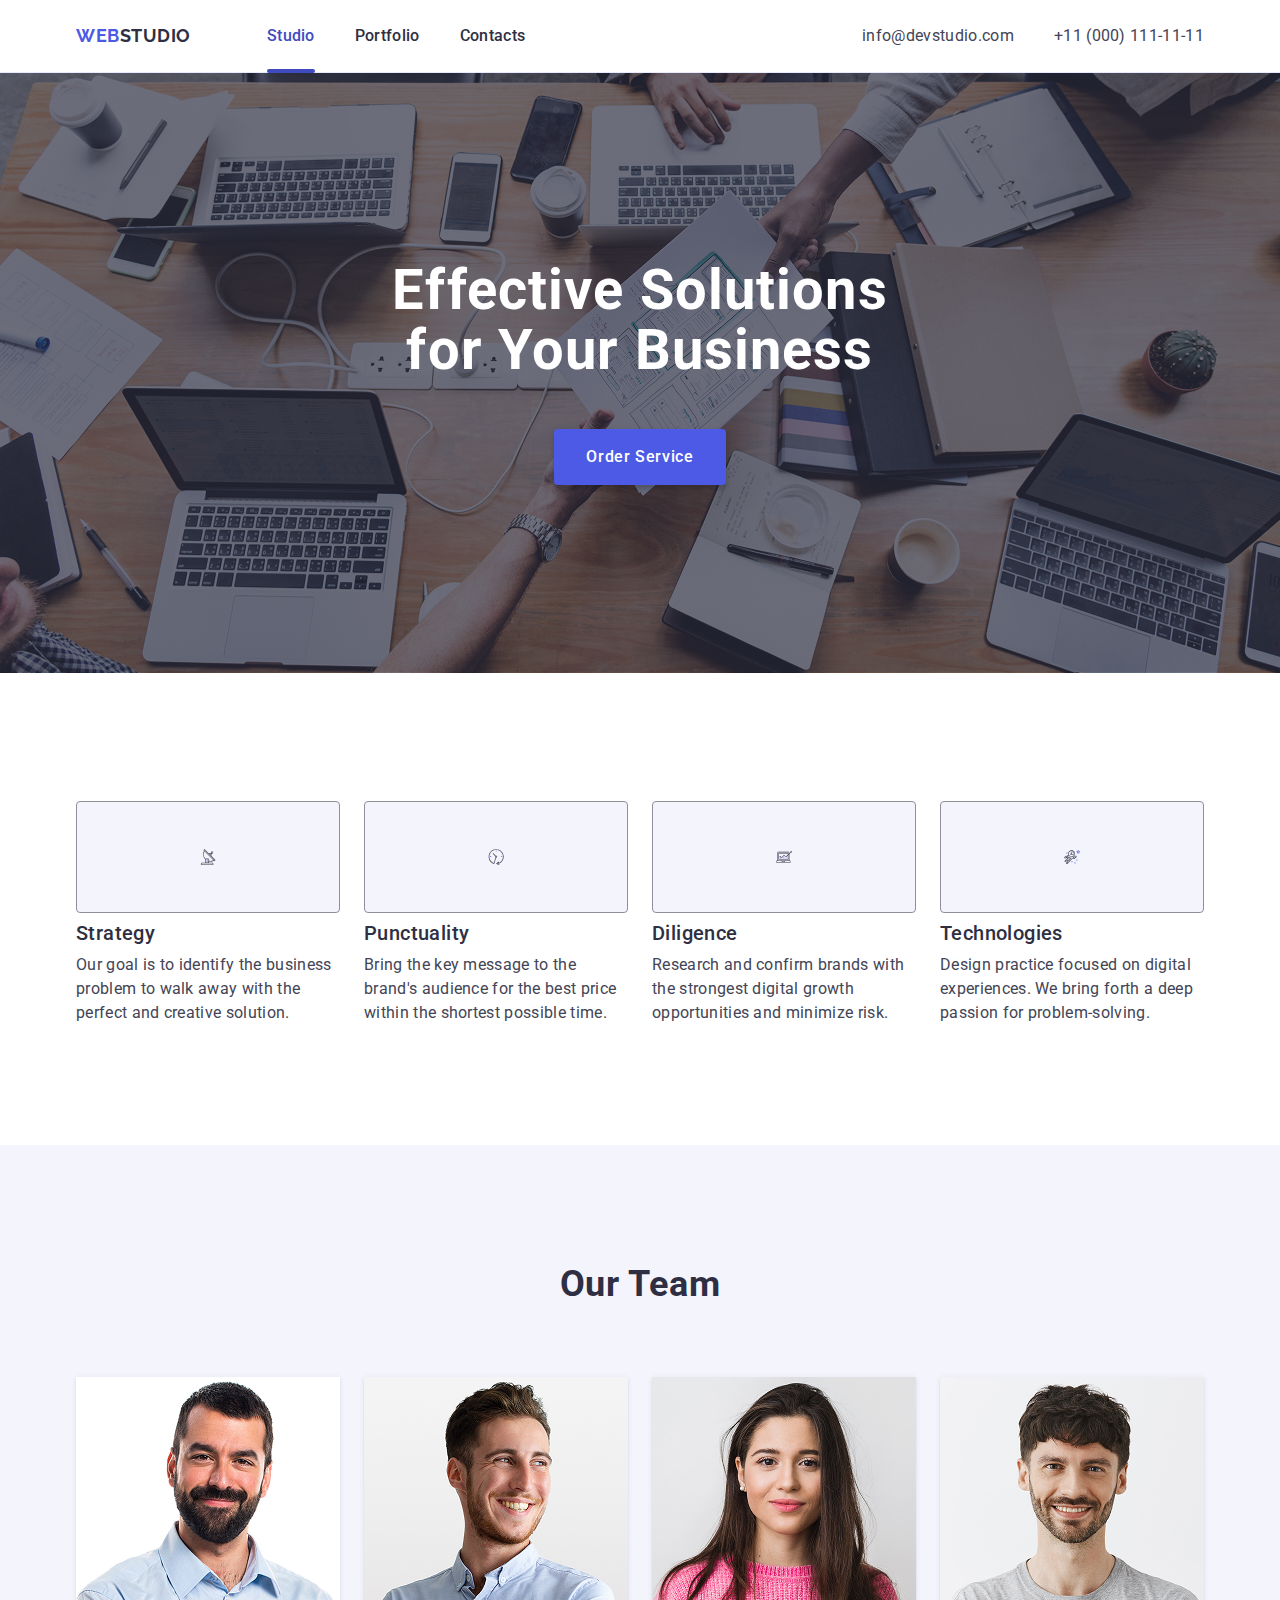
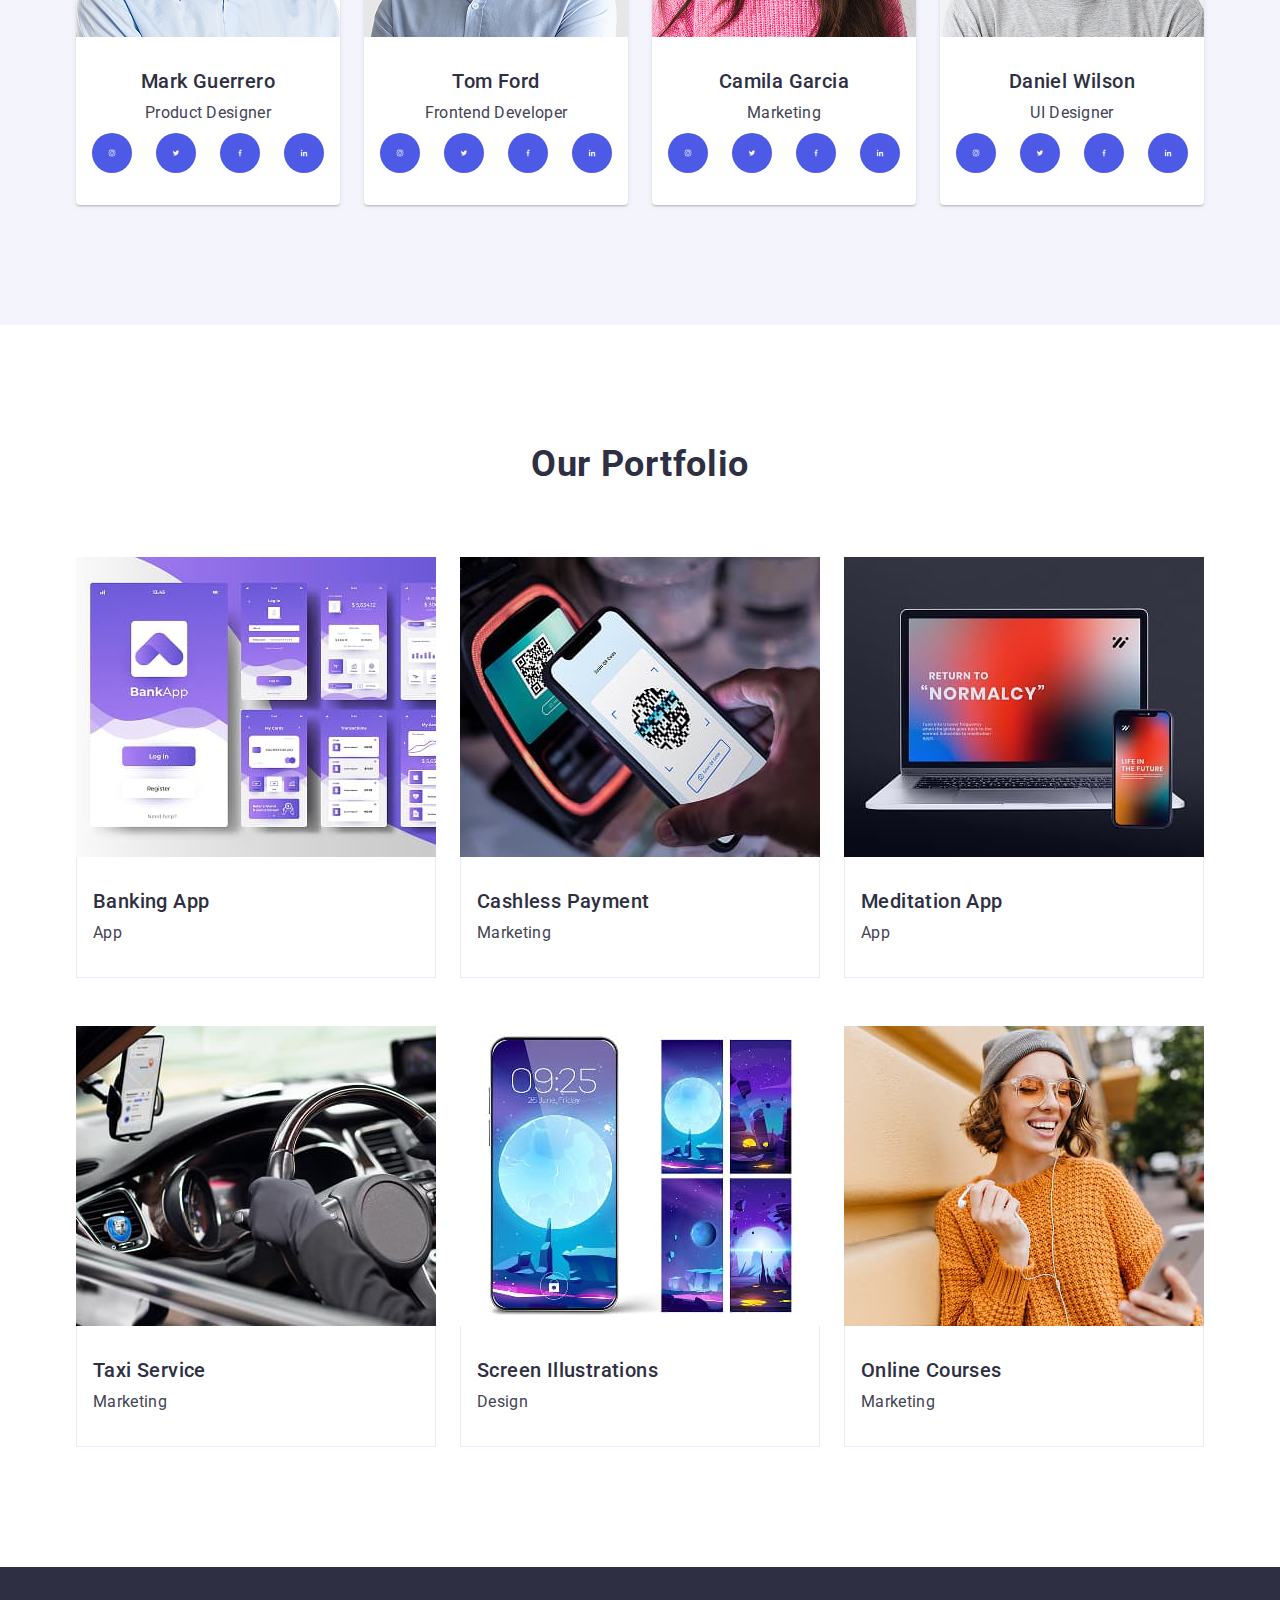
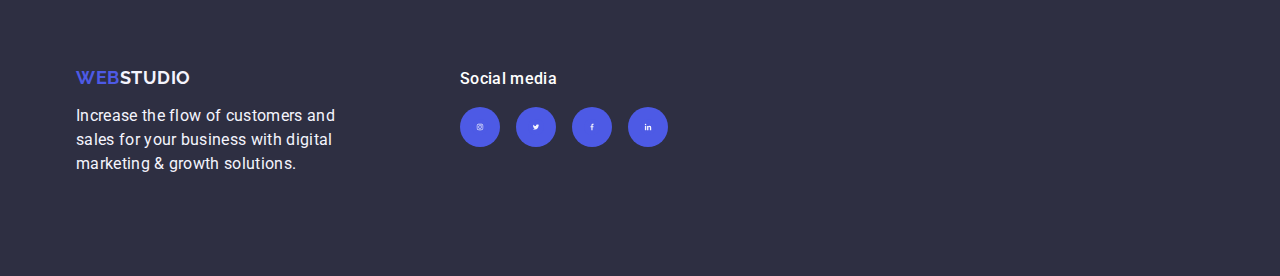
<file: index.html>
<!DOCTYPE html>
<html lang="en">
  <head>
    <meta charset="utf-8" />
    <meta
      name="description"
      content="WebStudio — команда експертів зі створення вебсайтів та розвитку бізнесу онлайн. Гарантуємо якість і результат."
    />
    <title>WebStudio</title>

    <link rel="preconnect" href="https://fonts.googleapis.com" />
    <link rel="preconnect" href="https://fonts.gstatic.com" crossorigin />

    <link
      rel="stylesheet"
      href="https://cdn.jsdelivr.net/npm/modern-normalize@2.0.0/modern-normalize.min.css"
    />

    <link
      rel="stylesheet"
      href="https://fonts.googleapis.com/css2?family=Raleway:wght@700&family=Roboto:wght@400;500;700&display=swap"
    />

    <link rel="stylesheet" href="./css/styles.css" />
  </head>

  <body>
   <header class="page-header">
  <div class="container header-container">
    <nav class="header-nav">
      <a href="./index.html" class="main-logo">
        Web<span class="nav-logo-part">Studio</span>
      </a>

      <ul class="nav-menu">
        <li>
          <a href="#" class="nav-link nav-link-current">Studio</a>
        </li>
        <li>
          <a href="#" class="nav-link">Portfolio</a>
        </li>
        <li>
          <a href="#" class="nav-link">Contacts</a>
        </li>
      </ul>
    </nav>

    <address class="nav-address">
      <ul class="nav-menu">
        <li>
          <a href="mailto:info@devstudio.com" class="nav-contacts">
            info@devstudio.com
          </a>
        </li>
        <li>
          <a href="tel:+110001111111" class="nav-contacts">
            +11 (000) 111-11-11
          </a>
        </li>
      </ul>
    </address>
  </div>
</header>

    <main>
      <section class="section-title">
        <div class="container">
          <h1 class="page-title">Effective Solutions for Your Business</h1>

          <button type="button" class="button">Order Service</button>
        </div>
      </section>

      <section class="section-advantages">
        <div class="container">
          <h2 class="visually-hidden">Our Advantages</h2>

          <ul class="advantages-list">
            <li class="advantages-list-item">
              <div class="advantages-icon-box">
              <svg class="advantages-icon" width="64" height="64">
                <use href="./images/icons.svg#icon-antena"></use>
              </svg>
              </div> 
              <h3 id="about" class="section-list">Strategy</h3>

              <p class="section-text">
                Our goal is to identify the business problem to walk away with
                the perfect and creative solution.
              </p>
            </li>

            <li class="advantages-list-item">
              <div class="advantages-icon-box">
              <svg class="advantages-icon" width="64" height="64">
                <use href="./images/icons.svg#icon-clock"></use>
              </svg>
            </div>
              <h3 class="section-list">Punctuality</h3>

              <p class="section-text">
                Bring the key message to the brand's audience for the best price
                within the shortest possible time.
              </p>
            </li>

            <li class="advantages-list-item">
              <div class="advantages-icon-box">
              <svg class="advantages-icon" width="64" height="64">
                <use href="./images/icons.svg#icon-diagram"></use>
              </svg>
              </div>

              <h3 class="section-list">Diligence</h3>

              <p class="section-text">
                Research and confirm brands with the strongest digital growth
                opportunities and minimize risk.
              </p>
            </li>

            <li class="advantages-list-item">
              <div class="advantages-icon-box">
              <svg class="advantages-icon" width="64" height="64">
                <use href="./images/icons.svg#icon-astronaut"></use>
              </svg>
              </div>

              <h3 class="section-list">Technologies</h3>

              <p class="section-text">
                Design practice focused on digital experiences. We bring forth a
                deep passion for problem-solving.
              </p>
            </li>
          </ul>
        </div>
      </section>



           
                <section class="section-teamw">
  <div class="container">
    <h2 id="team" class="section-team">Our Team</h2>

    <ul class="worker-list">
      <li class="team-list-item">
        <img src="./images/mark.jpg" alt="picture of Mark Guerrero" width="264" />

        <div class="worker-container">
          <h3 class="worker">Mark Guerrero</h3>
          <p class="worker-description">Product Designer</p>

          <ul class="icon-list">
            <li class="icon-item">
              <a href="#" class="icon-link" aria-label="Instagram">
                <svg class="icon-social-media" width="16" height="16">
                  <use href="./images/icons.svg#icon-instagram"></use>
                </svg>
              </a>
            </li>
            <li class="icon-item">
              <a href="#" class="icon-link" aria-label="Twitter">
                <svg class="icon-social-media" width="16" height="16">
                  <use href="./images/icons.svg#icon-twitter"></use>
                </svg>
              </a>
            </li>
            <li class="icon-item">
              <a href="#" class="icon-link" aria-label="Facebook">
                <svg class="icon-social-media" width="16" height="16">
                  <use href="./images/icons.svg#icon-facebook"></use>
                </svg>
              </a>
            </li>
            <li class="icon-item">
              <a href="#" class="icon-link" aria-label="LinkedIn">
                <svg class="icon-social-media" width="16" height="16">
                  <use href="./images/icons.svg#icon-linkedIn"></use>
                </svg>
              </a>
            </li>
          </ul>
        </div>
      </li>

      <li class="team-list-item">
        <img src="./images/tom.jpg" alt="picture of Tom Ford" width="264" />

        <div class="worker-container">
          <h3 class="worker">Tom Ford</h3>
          <p class="worker-description">Frontend Developer</p>

          <ul class="icon-list">
            <li class="icon-item">
              <a href="#" class="icon-link" aria-label="Instagram">
                <svg class="icon-social-media" width="16" height="16">
                  <use href="./images/icons.svg#icon-instagram"></use>
                </svg>
              </a>
            </li>
            <li class="icon-item">
              <a href="#" class="icon-link" aria-label="Twitter">
                <svg class="icon-social-media" width="16" height="16">
                  <use href="./images/icons.svg#icon-twitter"></use>
                </svg>
              </a>
            </li>
            <li class="icon-item">
              <a href="#" class="icon-link" aria-label="Facebook">
                <svg class="icon-social-media" width="16" height="16">
                  <use href="./images/icons.svg#icon-facebook"></use>
                </svg>
              </a>
            </li>
            <li class="icon-item">
              <a href="#" class="icon-link" aria-label="LinkedIn">
                <svg class="icon-social-media" width="16" height="16">
                  <use href="./images/icons.svg#icon-linkedIn"></use>
                </svg>
              </a>
            </li>
          </ul>
        </div>
      </li>

      <li class="team-list-item">
        <img src="./images/camila.jpg" alt="picture of Camila Garcia" width="264" />

        <div class="worker-container">
          <h3 class="worker">Camila Garcia</h3>
          <p class="worker-description">Marketing</p>

          <ul class="icon-list">
            <li class="icon-item">
              <a href="#" class="icon-link" aria-label="Instagram">
                <svg class="icon-social-media" width="16" height="16">
                  <use href="./images/icons.svg#icon-instagram"></use>
                </svg>
              </a>
            </li>
            <li class="icon-item">
              <a href="#" class="icon-link" aria-label="Twitter">
                <svg class="icon-social-media" width="16" height="16">
                  <use href="./images/icons.svg#icon-twitter"></use>
                </svg>
              </a>
            </li>
            <li class="icon-item">
              <a href="#" class="icon-link" aria-label="Facebook">
                <svg class="icon-social-media" width="16" height="16">
                  <use href="./images/icons.svg#icon-facebook"></use>
                </svg>
              </a>
            </li>
            <li class="icon-item">
              <a href="#" class="icon-link" aria-label="LinkedIn">
                <svg class="icon-social-media" width="16" height="16">
                  <use href="./images/icons.svg#icon-linkedIn"></use>
                </svg>
              </a>
            </li>
          </ul>
        </div>
      </li>

      <li class="team-list-item">
        <img src="./images/daniel.jpg" alt="picture of Daniel Wilson" width="264" />

        <div class="worker-container">
          <h3 class="worker">Daniel Wilson</h3>
          <p class="worker-description">UI Designer</p>

          <ul class="icon-list">
            <li class="icon-item">
              <a href="#" class="icon-link" aria-label="Instagram">
                <svg class="icon-social-media" width="16" height="16">
                  <use href="./images/icons.svg#icon-instagram"></use>
                </svg>
              </a>
            </li>
            <li class="icon-item">
              <a href="#" class="icon-link" aria-label="Twitter">
                <svg class="icon-social-media" width="16" height="16">
                  <use href="./images/icons.svg#icon-twitter"></use>
                </svg>
              </a>
            </li>
            <li class="icon-item">
              <a href="#" class="icon-link" aria-label="Facebook">
                <svg class="icon-social-media" width="16" height="16">
                  <use href="./images/icons.svg#icon-facebook"></use>
                </svg>
              </a>
            </li>
            <li class="icon-item">
              <a href="#" class="icon-link" aria-label="LinkedIn">
                <svg class="icon-social-media" width="16" height="16">
                  <use href="./images/icons.svg#icon-linkedIn"></use>
                </svg>
              </a>
            </li>
          </ul>
        </div>
      </li>
    </ul>
  </div>
</section>


     <section class="section-portfolio">
  <div class="container">
    <h2 class="title-portfolio">Our Portfolio</h2>

    <ul class="portfolio-list">
      <li class="portfolio-list-item">
        <div class="portfolio-thumb">
          <img src="./images/banking-app.jpg" alt="app image" width="360" />
          <p class="portfolio-overlay">
            14 Stylish and User-Friendly App Design Concepts · Task Manager App ·
            Calorie Tracker App · Exotic Fruit Ecommerce App · Cloud Storage App
          </p>
        </div>

        <div class="app-container">
          <h3 class="portfolio-title">Banking App</h3>
          <p class="portfolio-description">App</p>
        </div>
      </li>

      <li class="portfolio-list-item">
        <div class="portfolio-thumb">
          <img src="./images/cashless-payment.jpg" alt="payment image" width="360" />
          <p class="portfolio-overlay">
            14 Stylish and User-Friendly App Design Concepts · Task Manager App ·
            Calorie Tracker App · Exotic Fruit Ecommerce App · Cloud Storage App
          </p>
        </div>

        <div class="app-container">
          <h3 class="portfolio-title">Cashless Payment</h3>
          <p class="portfolio-description">Marketing</p>
        </div>
      </li>

      <li class="portfolio-list-item">
        <div class="portfolio-thumb">
          <img src="./images/medatation-app.jpg" alt="laptop image" width="360" />
          <p class="portfolio-overlay">
            14 Stylish and User-Friendly App Design Concepts · Task Manager App ·
            Calorie Tracker App · Exotic Fruit Ecommerce App · Cloud Storage App
          </p>
        </div>

        <div class="app-container">
          <h3 class="portfolio-title">Meditation App</h3>
          <p class="portfolio-description">App</p>
        </div>
      </li>

      <li class="portfolio-list-item">
        <div class="portfolio-thumb">
          <img src="./images/taxi-service.jpg" alt="taxi image" width="360" />
          <p class="portfolio-overlay">
            14 Stylish and User-Friendly App Design Concepts · Task Manager App ·
            Calorie Tracker App · Exotic Fruit Ecommerce App · Cloud Storage App
          </p>
        </div>

        <div class="app-container">
          <h3 class="portfolio-title">Taxi Service</h3>
          <p class="portfolio-description">Marketing</p>
        </div>
      </li>

      <li class="portfolio-list-item">
        <div class="portfolio-thumb">
          <img src="./images/screen-illustrations.jpg" alt="phone screen" width="360" />
          <p class="portfolio-overlay">
            14 Stylish and User-Friendly App Design Concepts · Task Manager App ·
            Calorie Tracker App · Exotic Fruit Ecommerce App · Cloud Storage App
          </p>
        </div>

        <div class="app-container">
          <h3 class="portfolio-title">Screen Illustrations</h3>
          <p class="portfolio-description">Design</p>
        </div>
      </li>

      <li class="portfolio-list-item">
        <div class="portfolio-thumb">
          <img src="./images/online-courses.jpg" alt="girl with phone" width="360" />
          <p class="portfolio-overlay">
            14 Stylish and User-Friendly App Design Concepts · Task Manager App ·
            Calorie Tracker App · Exotic Fruit Ecommerce App · Cloud Storage App
          </p>
        </div>

        <div class="app-container">
          <h3 class="portfolio-title">Online Courses</h3>
          <p class="portfolio-description">Marketing</p>
        </div>
      </li>
    </ul>
  </div>
</section>

    </main>

    <footer class="footer">
  <div class="container footer-container">
    <div class="footer-left">
      <a href="./index.html" class="logo">
        Web<span class="logo-part">Studio</span>
      </a>

      <p class="footer-text">
        Increase the flow of customers and sales for your business with digital
        marketing & growth solutions.
      </p>
    </div>

    <div class="footer-right">
      <p class="footer-text-media">Social media</p>

      <ul class="footer-icon-list">
        <li>
          <a href="#" class="footer-icon-link" aria-label="Instagram">
            <svg class="icon-social-media" width="24" height="24">
              <use href="./images/icons.svg#icon-instagram"></use>
            </svg>
          </a>
        </li>

        <li>
          <a href="#" class="footer-icon-link" aria-label="Twitter">
            <svg class="icon-social-media" width="24" height="24">
              <use href="./images/icons.svg#icon-twitter"></use>
            </svg>
          </a>
        </li>

        <li>
          <a href="#" class="footer-icon-link" aria-label="Facebook">
            <svg class="icon-social-media" width="24" height="24">
              <use href="./images/icons.svg#icon-facebook"></use>
            </svg>
          </a>
        </li>

        <li>
          <a href="#" class="footer-icon-link" aria-label="LinkedIn">
            <svg class="icon-social-media" width="24" height="24">
              <use href="./images/icons.svg#icon-linkedIn"></use>
            </svg>
          </a>
        </li>
      </ul>
    </div>
  </div>
</footer>

  </body>
</html>
</file>
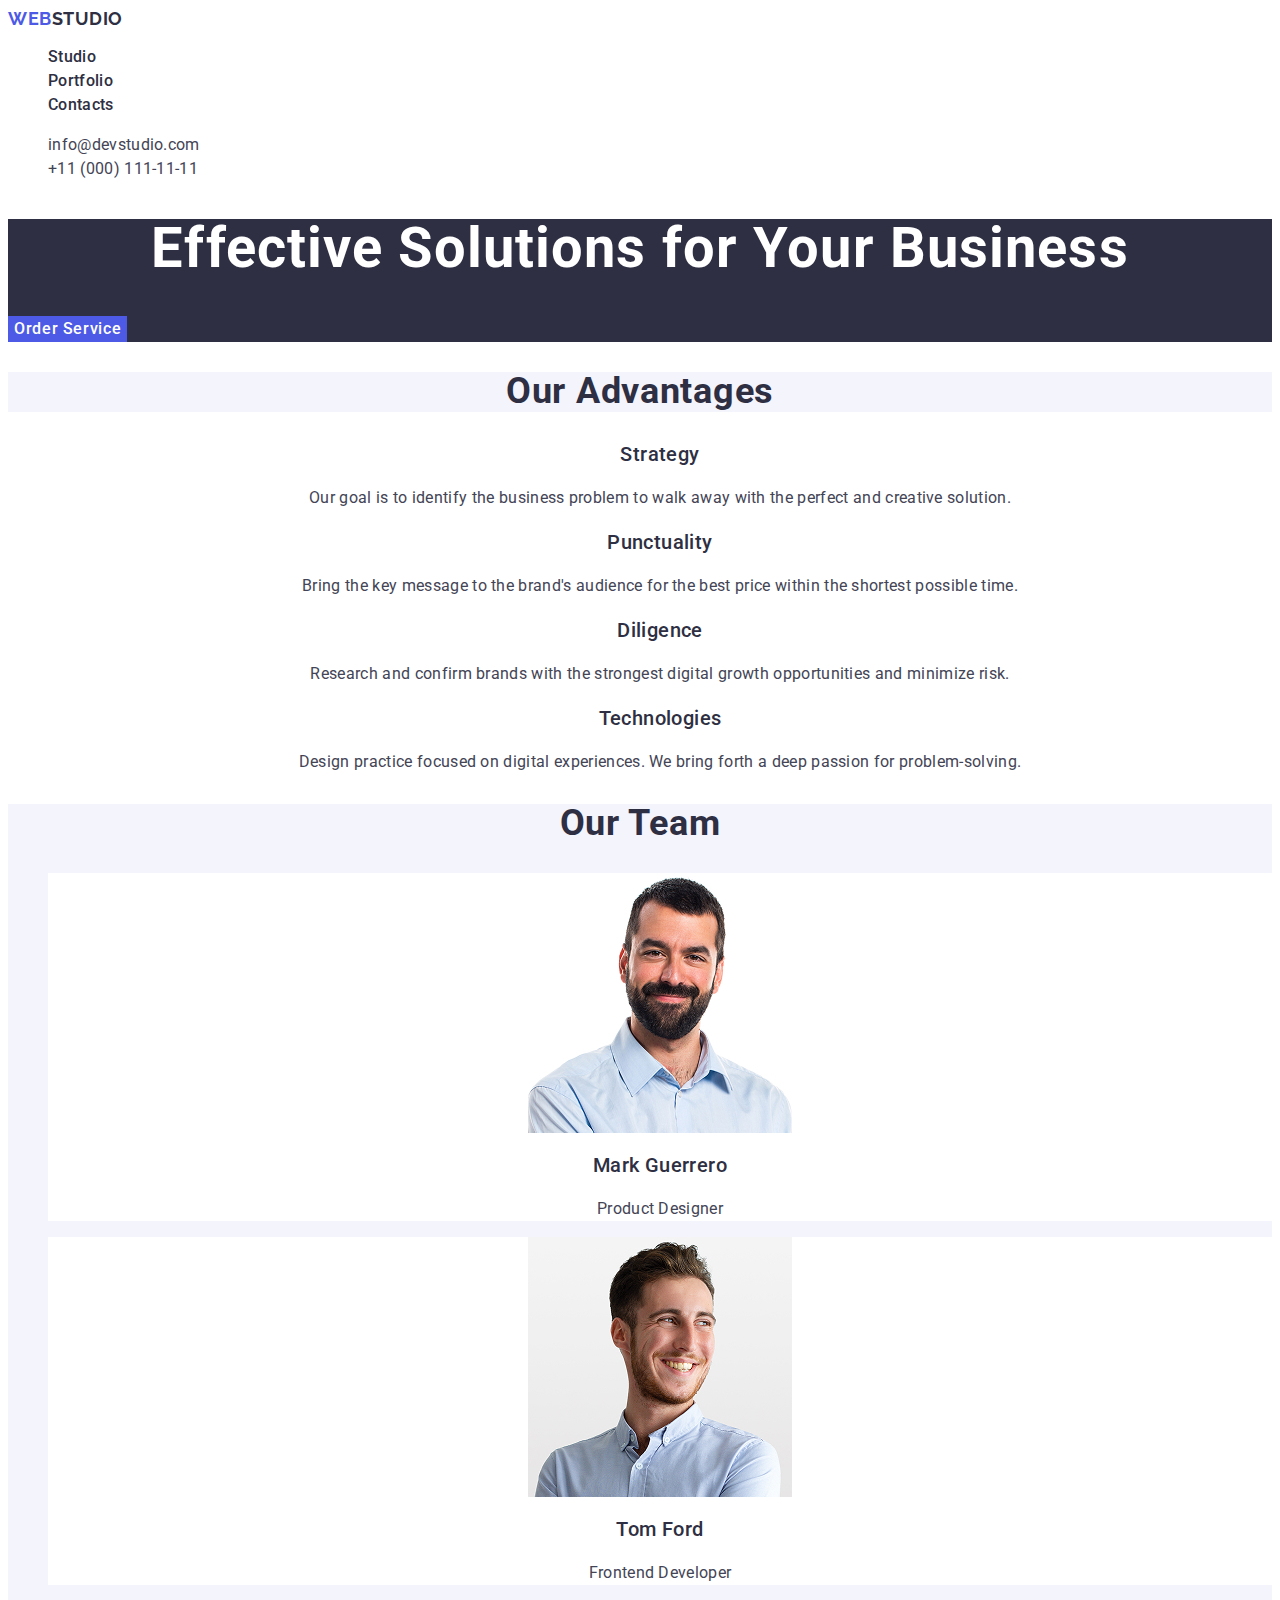
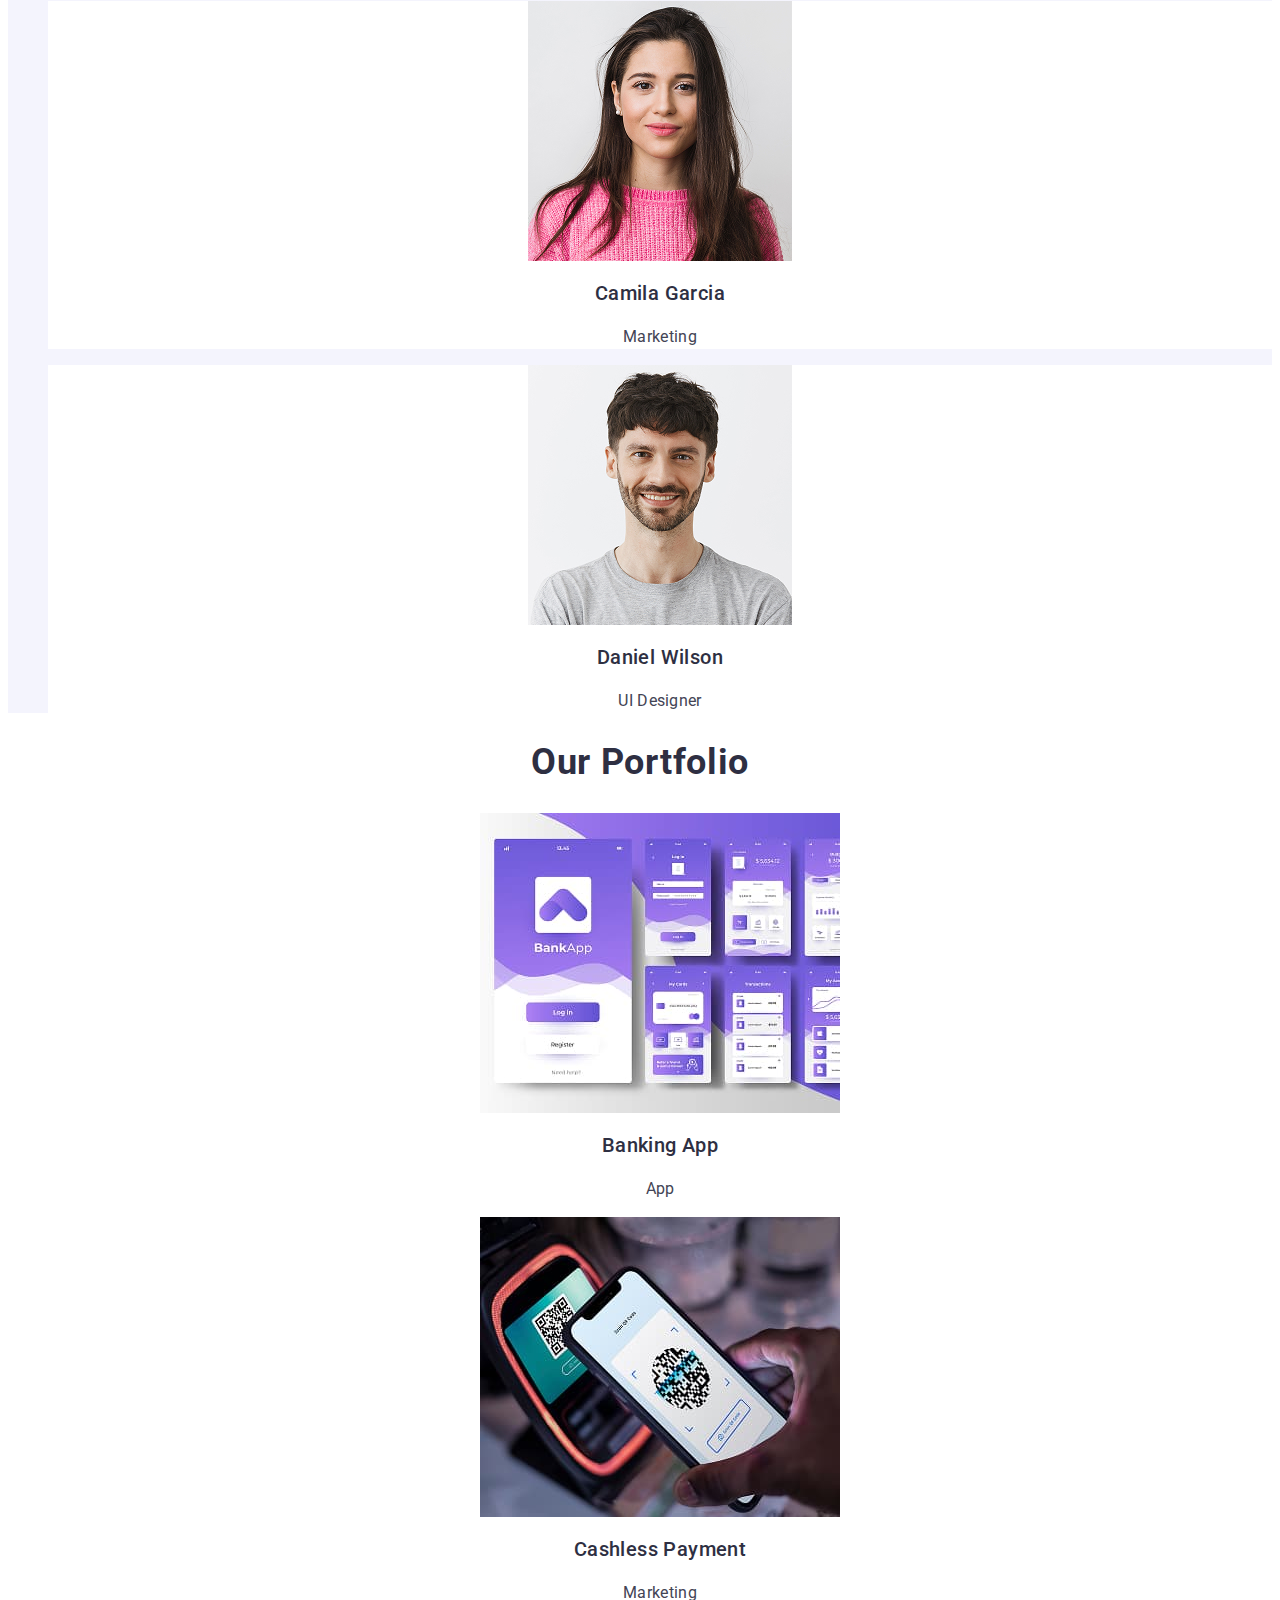
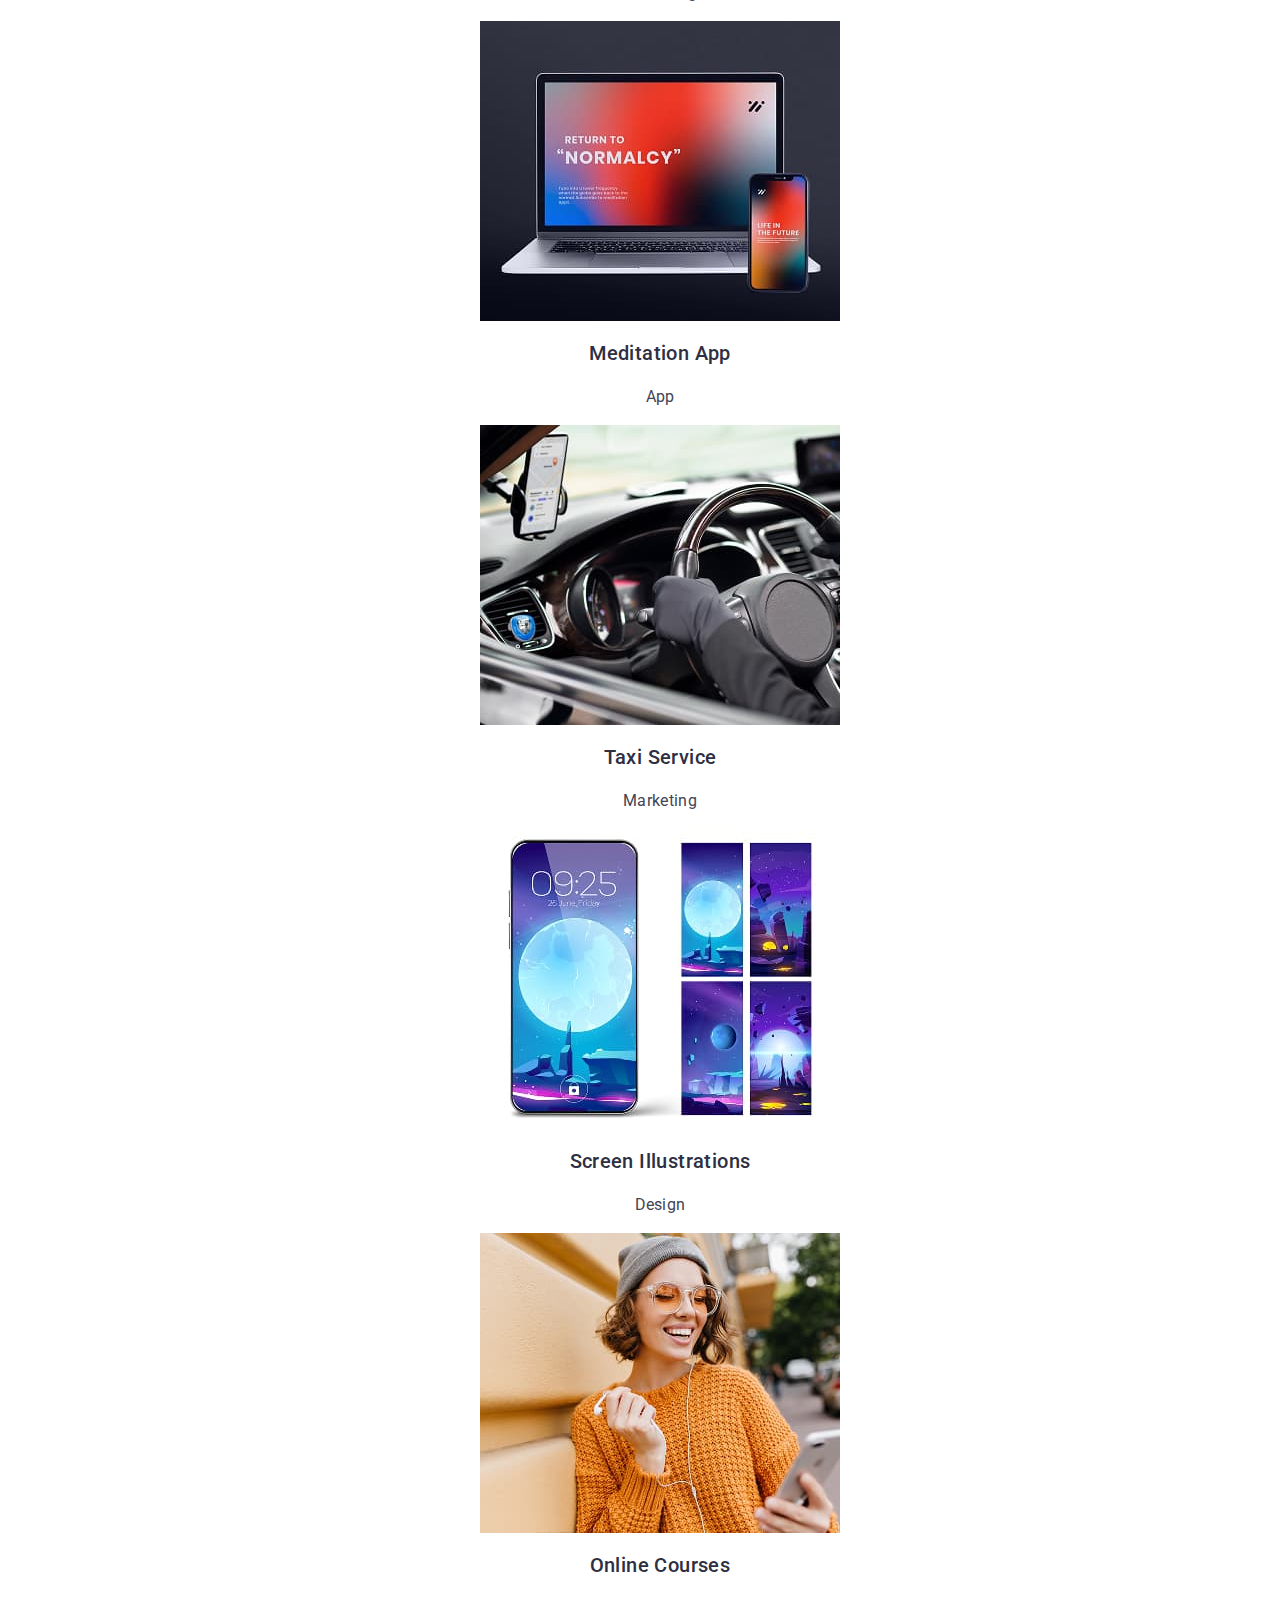
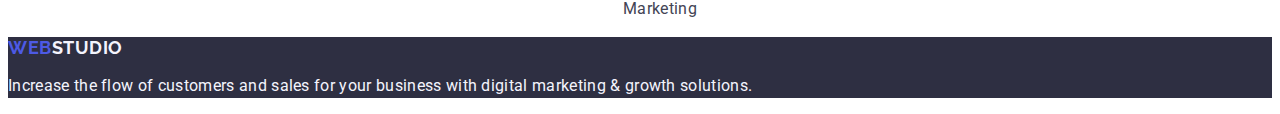
<file: goit-markup-hw-04/index.html>
<!DOCTYPE html>
<html lang="en">
  <head>
    <meta charset="utf-8" />
    <meta
      name="description"
      content="WebStudio — команда експертів зі створення вебсайтів та розвитку бізнесу онлайн. Гарантуємо якість і результат."
    />
    <title>WebStudio</title>

    <link rel="preconnect" href="https://fonts.googleapis.com" />
    <link
      rel="preconnect"
      href="https://fonts.gstatic.com"
      crossorigin
    />
    <link
      href="https://fonts.googleapis.com/css2?family=Raleway:wght@700&family=Roboto:wght@400;500;700&display=swap"
      rel="stylesheet"
    />

    <link rel="stylesheet" href="./css/style.css" />
  </head>

  <body>
    <header>
      <nav>
        <a href="./index.html" class="nav-logo">
          Web<span class="nav-logo-part">Studio</span>
        </a>

        <ul>
          <li>
            <a href="./index.html" class="nav-link">Studio</a>
          </li>
          <li>
            <a href="" class="nav-link">Portfolio</a>
          </li>
          <li>
            <a href="" class="nav-link">Contacts</a>
          </li>
        </ul>
      </nav>

      <address class="nav-address">
        <ul>
          <li>
            <a href="mailto:info@devstudio.com" class="nav-contacts"
              >info@devstudio.com</a
            >
          </li>
          <li>
            <a href="tel:+110001111111" class="nav-contacts"
              >+11 (000) 111-11-11</a
            >
          </li>
        </ul>
      </address>
    </header>

    <main>
      <section class="section-title">
        <h1 class="page-title">Effective Solutions for Your Business</h1>

        <button type="button" class="button">Order Service</button>
      </section>

      <section>
        <h2 class="section-advantages">Our Advantages</h2>
        <ul class="advantages-list">
          <li>
            <h3 id="about" class="section-list">Strategy</h3>
            <p class="section-text">
              Our goal is to identify the business problem to walk away with the
              perfect and creative solution.
            </p>
          </li>

          <li>
            <h3 class="section-list">Punctuality</h3>
            <p class="section-text">
              Bring the key message to the brand's audience for the best price
              within the shortest possible time.
            </p>
          </li>

          <li>
            <h3 class="section-list">Diligence</h3>
            <p class="section-text">
              Research and confirm brands with the strongest digital growth
              opportunities and minimize risk.
            </p>
          </li>

          <li>
            <h3 class="section-list">Technologies</h3>
            <p class="section-text">
              Design practice focused on digital experiences. We bring forth a
              deep passion for problem-solving.
            </p>
          </li>
        </ul>
      </section>

      <section class="section-teamw">
        <h2 id="team" class="section-team">Our Team</h2>
        <ul class="worker-list">
          <li class="list-item">
            <img
              src="./images/mark.jpg"
              alt="picture of Mark Guerrero"
              width="264"
            />
            <h3 class="worker">Mark Guerrero</h3>
            <p class="worker-description">Product Designer</p>
          </li>

          <li class="list-item">
            <img
              src="./images/tom.jpg"
              alt="picture of Tom Ford"
              width="264"
            />
            <h3 class="worker">Tom Ford</h3>
            <p class="worker-description">Frontend Developer</p>
          </li>

          <li class="list-item">
            <img
              src="./images/camila.jpg"
              alt="picture of Camila Garcia"
              width="264"
            />
            <h3 class="worker">Camila Garcia</h3>
            <p class="worker-description">Marketing</p>
          </li>

          <li class="list-item">
            <img
              src="./images/daniel.jpg"
              alt="picture of Daniel Wilson"
              width="264"
            />
            <h3 class="worker">Daniel Wilson</h3>
            <p class="worker-description">UI Designer</p>
          </li>
        </ul>
      </section>

      <section>
        <h2 class="section-portfolio">Our Portfolio</h2>

        <ul class="portofolio-list">
          <li>
            <img
              src="./images/banking-app.jpg"
              alt="app image"
              width="360"
            />
            <h3 class="portfolio-title">Banking App</h3>
            <p class="portfolio-description">App</p>
          </li>

          <li>
            <img
              src="./images/cashless-payment.jpg"
              alt="payment image"
              width="360"
            />
            <h3 class="portfolio-title">Cashless Payment</h3>
            <p class="portfolio-description">Marketing</p>
          </li>

          <li>
            <img
              src="./images/medatation-app.jpg"
              alt="laptop image"
              width="360"
            />
            <h3 class="portfolio-title">Meditation App</h3>
            <p class="portfolio-description">App</p>
          </li>

          <li>
            <img
              src="./images/taxi-service.jpg"
              alt="taxi image"
              width="360"
            />
            <h3 class="portfolio-title">Taxi Service</h3>
            <p class="portfolio-description">Marketing</p>
          </li>

          <li>
            <img
              src="./images/screen-illustrations.jpg"
              alt="picture of phone screen"
              width="360"
            />
            <h3 class="portfolio-title">Screen Illustrations</h3>
            <p class="portfolio-description">Design</p>
          </li>

          <li>
            <img
              src="./images/online-courses.jpg"
              alt="smiling girl with phone"
              width="360"
            />
            <h3 class="portfolio-title">Online Courses</h3>
            <p class="portfolio-description">Marketing</p>
          </li>
        </ul>
      </section>
    </main>

    <footer class="footer">
      <a href="/" class="logo">
        Web<span class="logo-part">Studio</span>
      </a>

      <p class="footer-text">
        Increase the flow of customers and sales for your business with digital
        marketing & growth solutions.
      </p>
    </footer>
  </body>
</html>
</file>
<file: goit-markup-hw-04/css/style.css>
body {
  font-family: "Roboto", sans-serif;
  color: #434455;
  background-color: #ffffff;
}

a {
text-decoration: none;
}
ul {
list-style: none;
}

.nav-logo {
  font-family: "Raleway", sans-serif;
  font-weight: 700;
  font-size: 18px;
  line-height: 1.17;
  letter-spacing: 0.03em;
  text-transform: uppercase;
  color: #4d5ae5;
  text-decoration: none;
} 

.nav-logo-part {
  color: #2e2f42;
  text-decoration: none;
}

.nav-link {
  font-weight: 500;
  font-size: 16px;
  line-height: 1.5;
  letter-spacing: 0.02em;
  color: #2e2f42;
}

.nav-link:hover,
.nav-link:focus {
  color: #404bbf;
}

.nav-address {
  font-style: normal;
}

.nav-contacts {
  font-size: 16px;
  line-height: 1.5;
  letter-spacing: 0.02em;
  color: #434455;
}

.nav-contacts:hover,
.nav-contacts:focus {
  color: #404bbf;
}

.section-title {
  background-color: #2e2f42;
}

.page-title {
  font-size: 56px;
  line-height: 1.07;
  text-align: center;
  letter-spacing: 0.02em;
  color: #ffffff;
}

.button {
  background-color: #4d5ae5;
  font-family: "Roboto", sans-serif;
  font-weight: 500;
  font-size: 16px;
  line-height: 1.5;
  letter-spacing: 0.04em;
  color: #ffffff;
  cursor: pointer;
  border: none;
  text-align: center;
}

.button:hover,
.button:focus {
  background-color: #404bbf;
}

.section-list {
  font-weight: 500;
  font-size: 20px;
  line-height: 1.2;
  letter-spacing: 0.02em;
  color: #2e2f42;
}

.section-text {
  font-size: 16px;
  line-height: 1.5;
  letter-spacing: 0.02em;
  color: #434455;
}

.section-teamw {
  background-color: #f4f4fd;
}

.section-team {
  background-color: #f4f4fd;
  font-size: 36px;
  line-height: 1.11;
  text-align: center;
  letter-spacing: 0.02em;
  text-transform: capitalize;
  color: #2e2f42;
}

.list-item {
  background-color: #ffffff;
}

.worker {
  background-color: #ffffff;
  font-weight: 500;
  font-size: 20px;
  line-height: 1.2;
  letter-spacing: 0.02em;
  color: #2e2f42;
}

.worker-description {
  font-size: 16px;
  line-height: 1.5;
  letter-spacing: 0.02em;
  color: #434455;
}


.worker-list {
  list-style: none;
  font-size: 0;
  text-align: center;
}



.section-advantages {
  background-color: #f4f4fd;
  font-size: 36px;
  line-height: 1.11;
  text-align: center;
  letter-spacing: 0.02em;
  text-transform: capitalize;
  color: #2e2f42;
}


.advantages-list {
  list-style: none;
  font-size: 0;
  text-align: center;
}



.section-portfolio {
  font-size: 36px;
  line-height: 1.11;
  text-align: center;
  letter-spacing: 0.02em;
  text-transform: capitalize;
  color: #2e2f42;
}

.portfolio-title {
  font-weight: 500;
  font-size: 20px;
  line-height: 1.2;
  letter-spacing: 0.02em;
  color: #2e2f42;
}

.portfolio-description {
  font-size: 16px;
  line-height: 1.5;
  letter-spacing: 0.02em;
  color: #434455;
}

.portofolio-list {
  list-style: none;
  font-size: 0;
  text-align: center;
}



.footer {
  background-color: #2e2f42;
}

.logo {
  font-family: "Raleway", sans-serif;
  font-weight: 700;
  font-size: 18px;
  line-height: 1.17;
  letter-spacing: 0.03em;
  text-transform: uppercase;
  color: #4d5ae5;
  text-decoration: none;
}

.logo-part {
  color: #f4f4fd;
  text-decoration: none;
}

.footer-text {
  line-height: 1.5;
  color: #f4f4fd;
  letter-spacing: 0.02em;
}
</file>
<file: css/styles.css>
/* =========================
   Base / Reset
========================= */

body {
  font-family: "Roboto", sans-serif;
  color: #434455;
  background-color: #ffffff;
}

img {
  display: block;
}

a {
  text-decoration: none;
}

ul {
  list-style: none;
  padding-left: 0;
  margin: 0;
}

h1,
h2,
h3 {
  margin: 0;
}

p {
  margin: 0;
}

/* =========================
   Layout
========================= */

.container {
  max-width: 1158px;
  padding-left: 15px;
  padding-right: 15px;
  margin-left: auto;
  margin-right: auto;
}

/* =========================
   Header / Navigation
========================= */

.page-header {
  border-bottom: 1px solid #e7e9fc;
   box-shadow:
    0px 1px 6px rgba(46, 47, 66, 0.08),
    0px 1px 1px rgba(46, 47, 66, 0.16),
    0px 2px 1px rgba(46, 47, 66, 0.08);
}

.header-container {
  display: flex;
  align-items: center;
}

.header-nav {
  display: flex;
  align-items: center;
}

.main-logo {
  font-family: "Raleway", sans-serif;
  font-weight: 700;
  font-size: 18px;
  line-height: 1.17;
  letter-spacing: 0.03em;
  text-transform: uppercase;
  color: #4d5ae5;
  text-decoration: none;
  margin-right: 76px;
}

.nav-logo-part {
  color: #2e2f42;
}

.nav-menu {
  display: flex;
  gap: 40px;
}

.nav-menu a {
  display: block;
  padding: 24px 0;
}


.nav-link {
  font-weight: 500;
  font-size: 16px;
  line-height: 1.5;
  letter-spacing: 0.02em;
  color: #2e2f42;
  text-decoration: none;

  position: relative;
  transition: color 250ms cubic-bezier(0.4, 0, 0.2, 1);
}


.nav-link:hover,
.nav-link:focus {
  color: #404bbf;
}


.nav-link::after {
  content: "";
  position: absolute;
  left: 0;
  bottom: -1px;

  width: 100%;
  height: 4px;
  background-color: #404bbf;
  border-radius: 2px;

  transform: scaleX(0);
  transform-origin: left;
  transition: transform 250ms cubic-bezier(0.4, 0, 0.2, 1);
}


.nav-link:not(.nav-link-current):hover::after,
.nav-link:not(.nav-link-current):focus::after,
.nav-link-current::after {
  transform: scaleX(1);
}


.nav-link-current {
  color: #404bbf;
  transition: color 250ms cubic-bezier(0.4, 0, 0.2, 1);
}


.nav-address {
  font-style: normal;
  margin-left: auto;
}

.nav-contacts {
  font-size: 16px;
  line-height: 1.5;
  letter-spacing: 0.02em;
  color: #434455;
  text-decoration: none;
}

.nav-contacts:hover,
.nav-contacts:focus {
  color: #404bbf;
}



/* =========================
   Hero section
========================= */

.section-title {
  background-color: #2e2f42;
  padding: 188px 0;

  background-image: linear-gradient(
      to bottom,
      rgba(46, 47, 66, 0.7),
      rgba(46, 47, 66, 0.7)
    ),
    url("../images/background-hero.jpg");
  background-repeat: no-repeat;
  background-position: 50% 50%;
  max-width: 1440px;
  margin: 0 auto;
  background-size: cover;
}

.page-title {
  font-size: 56px;
  line-height: 1.07;
  text-align: center;
  letter-spacing: 0.02em;
  color: #ffffff;

  max-width: 496px;
  align-items: center;
  margin: 0 auto;
}

  .button {
    background-color: #4d5ae5;
    font-family: "Roboto", sans-serif;
    font-weight: 500;
    font-size: 16px;
    line-height: 1.5;
    letter-spacing: 0.04em;
    color: #ffffff;
   transition: background-color 250ms cubic-bezier(0.4, 0, 0.2, 1);
            

    cursor: pointer;
    text-align: center;
    box-shadow:
    0px 4px 4px rgba(0, 0, 0, 0.15),
    0px 1px 6px rgba(46, 47, 66, 0.08);

    display: block;
    min-width: 169px;
    height: 56px;
    border: none;
    border-radius: 4px;

    align-items: center;
    margin: 48px auto 0;
    padding: 16px 32px;
  }

  .button:hover,
  .button:focus {
    background-color: #404bbf;
    
}

/* =========================
   Advantages section
========================= */

.section-advantages {
  padding: 120px 0;
}

.advantages-list {
  display: flex;
  gap: 24px;
  padding: 0;
  margin: 0;
  }

.advantages-list-item {
  flex-basis: calc((100% - 72px) / 4);
  position: relative;
  padding-top: 8px;

  display: flex;
  flex-direction: column;
  align-items: flex-start;
}

.icon {
  padding: 0;
  width: 100%;
  height: 100%;
}

.advantages-icon-box{
  height: 112px;
  background-color: #f4f4fd;
  border: 1px solid #8e8f99;
  border-radius: 4px;

  display: flex;
  align-items: center;
  justify-content: center;

  margin-bottom: 8px;
  width: 100%;
}

.advantages-icon{
  width: 64px;          
  height: 64px;
  display: block;
}


.section-list {
  font-weight: 500;
  font-size: 20px;
  line-height: 1.2;
  letter-spacing: 0.02em;
  color: #2e2f42;
  margin-bottom: 8px;
}

.section-text {
  font-size: 16px;
  line-height: 1.5;
  letter-spacing: 0.02em;
  color: #434455;
}

/* =========================
   Team section
========================= */

.section-teamw {
  background-color: #f4f4fd;
  padding: 120px 0;
}

.section-team {
  background-color: #f4f4fd;
  font-size: 36px;
  line-height: 1.11;
  text-align: center;
  letter-spacing: 0.02em;
  text-transform: capitalize;
  color: #2e2f42;
  margin-bottom: 72px;
}

.worker-list {
  list-style: none;
  font-size: 0;
  text-align: center;

  display: flex;
  gap: 24px;
}

.team-list-item {
  background-color: #ffffff;
  flex-basis: calc((100% - 72px) / 4);
  border-radius: 0px 0px 4px 4px;
    box-shadow: 0px 1px 6px rgba(46, 47, 66, 0.08),
    0px 1px 1px rgba(46, 47, 66, 0.16),
    0px 2px 1px rgba(46, 47, 66, 0.08);
}

.worker-container {
  padding: 32px 16px;
}

.worker {
  background-color: #ffffff;
  font-weight: 500;
  font-size: 20px;
  line-height: 1.2;
  letter-spacing: 0.02em;
  color: #2e2f42;
  text-align: center;
  margin-bottom: 8px;
}

.worker-description {
  font-size: 16px;
  line-height: 1.5;
  letter-spacing: 0.02em;
  color: #434455;
  text-align: center;
   margin-bottom: 8px; 
}

/* =========================
   Portfolio section
========================= */

.section-portfolio {
  padding: 120px 0;
}

.title-portfolio {
  font-size: 36px;
  line-height: 1.11;
  text-align: center;
  letter-spacing: 0.02em;
  color: #2e2f42;
  margin-bottom: 72px;
}

.portfolio-list {
  list-style: none;
  display: flex;
  flex-wrap: wrap;
  gap: 48px 24px;
}

.portfolio-list-item {
  width: calc((100% - 48px) / 3);
  background-color: #fff;

  transition: box-shadow 250ms cubic-bezier(0.4, 0, 0.2, 1),
    transform 250ms cubic-bezier(0.4, 0, 0.2, 1);
}

.portfolio-list-item:hover {
  box-shadow: 0 10px 30px rgba(0, 0, 0, 0.18);
  transform: translateY(-2px);
}

/* ===== KEY PART ===== */
.portfolio-thumb {
  position: relative;
  overflow: hidden;
}

.portfolio-overlay {
  position: absolute;
  top: 0;
  left: 0;
  letter-spacing: 0.02em;

  width: 100%;
  height: 100%;
  padding: 40px 32px;

  background-color: #4d5ae5;
  color: #f4f4fd;

  font-size: 16px;
  line-height: 1.5;

  transform: translateY(100%);
  transition: transform 250ms cubic-bezier(0.4, 0, 0.2, 1);
}

.portfolio-list-item:hover .portfolio-overlay {
  transform: translateY(0);
}

/* ===== TEXT BLOCK ===== */
.app-container {
  padding: 32px 16px;
  border: 1px solid #e7e9fc;
  border-top: none;
}

.portfolio-title {
  font-weight: 500;
  font-size: 20px;
  line-height: 1.2;
  letter-spacing: 0.02em;
  color: #2e2f42;
  margin-bottom: 8px;
}

.portfolio-description {
  font-size: 16px;
  line-height: 1.5;
  letter-spacing: 0.02em;
  color: #434455;
}


/* =========================
   Footer
========================= */

.footer {
  background-color: #2e2f42;
  padding: 100px 0;
}

.footer-container {
  max-width: 1158px;
  margin: 0 auto;
  padding: 0 15px;

  display: flex;
  align-items: baseline;
  gap: 120px;
}

.footer-left {
  max-width: 264px;
}

.logo {
  font-family: "Raleway", sans-serif;
  font-weight: 700;
  font-size: 18px;
  line-height: 1.17;
  letter-spacing: 0.03em;
  text-transform: uppercase;
  color: #4d5ae5;
  text-decoration: none;

  margin-bottom: 16px;
  display: inline-block;
}

.logo-part {
  color: #f4f4fd;
}

.footer-text {
  font-size: 16px;
  line-height: 1.5;
  letter-spacing: 0.02em;
  color: #f4f4fd;
}

.footer-right {
  display: flex;
  flex-direction: column;
}

.footer-text-media {
  font-weight: 500;
  font-size: 16px;
  line-height: 1.5;
  letter-spacing: 0.02em;
  color: #ffffff;
  margin-bottom: 16px;
}

.footer-icon-list {
  display: flex;
  gap: 16px;
  list-style: none;
  padding: 0;
  margin: 0;
}

.footer-icon-item {
  width: 40px;
  height: 40px;
}

.footer-icon-link {
  width: 100%;
  height: 100%;
  border-radius: 50%;

  display: flex;
  align-items: center;
  justify-content: center;

  background-color: #4d5ae5;
  color: #f4f4fd;

  transition: background-color 250ms cubic-bezier(0.4, 0, 0.2, 1);
}

.footer-icon-link:hover,
.footer-icon-link:focus {
  background-color: #31d0aa;
}

.footer-icon-link svg {
  width: 16px;
  height: 16px;
  fill: currentColor;
}


/* =========================
   Icons
========================= */

.icon-social-media {
 fill: currentColor
}
.icon-link{
   width: 40px;
  height: 40px;
  background-color: #4d5ae5;
  border-radius: 50%;

  display: flex;
  align-items: center;
  justify-content: center;

   color: #f4f4fd;   
  transition: background-color 250ms cubic-bezier(0.4, 0, 0.2, 1);
  
}



.icon-link:hover,
.icon-link:focus{
  background-color: #404bbf;

}

.footer-icon-social-media {
  width: 64px;
  height: 64px;
  fill: #f4f4fd;
}

.icon-list {
  display: flex;
  margin-top: 5px;
  justify-content: space-between;
  width: 100%;
  gap: 24px;
}

.icon-list svg {
  display: block;
  width: 16px;
  height: 16px;
}

.footer-icon-list {
  display: flex;
  gap: 16px;
  list-style: none;
  padding: 0;
  margin: 0;
}


.footer-icon-list  {
  width: 40px;
  height: 40px;
  
  
  
  
   
}
.footer-icon-link {
  width: 40px;
  height: 40px;
  border-radius: 50%;

  display: flex;
  align-items: center;
  justify-content: center;

  background-color: #4d5ae5;
  color: #ffffff;

  transition: background-color 250ms cubic-bezier(0.4, 0, 0.2, 1);
}



.footer-icon-link:hover,
.footer-icon-link:focus{
  background-color: #31d0aa;

}

/* =========================
   Utilities
========================= */

.visually-hidden {
  position: absolute;
  width: 1px;
  height: 1px;
  padding: 0;
  margin: -1px;
  border: 0;
  overflow: hidden;
  clip: rect(0 0 0 0);
  clip-path: inset(100%);
  white-space: nowrap;
}
</file>
